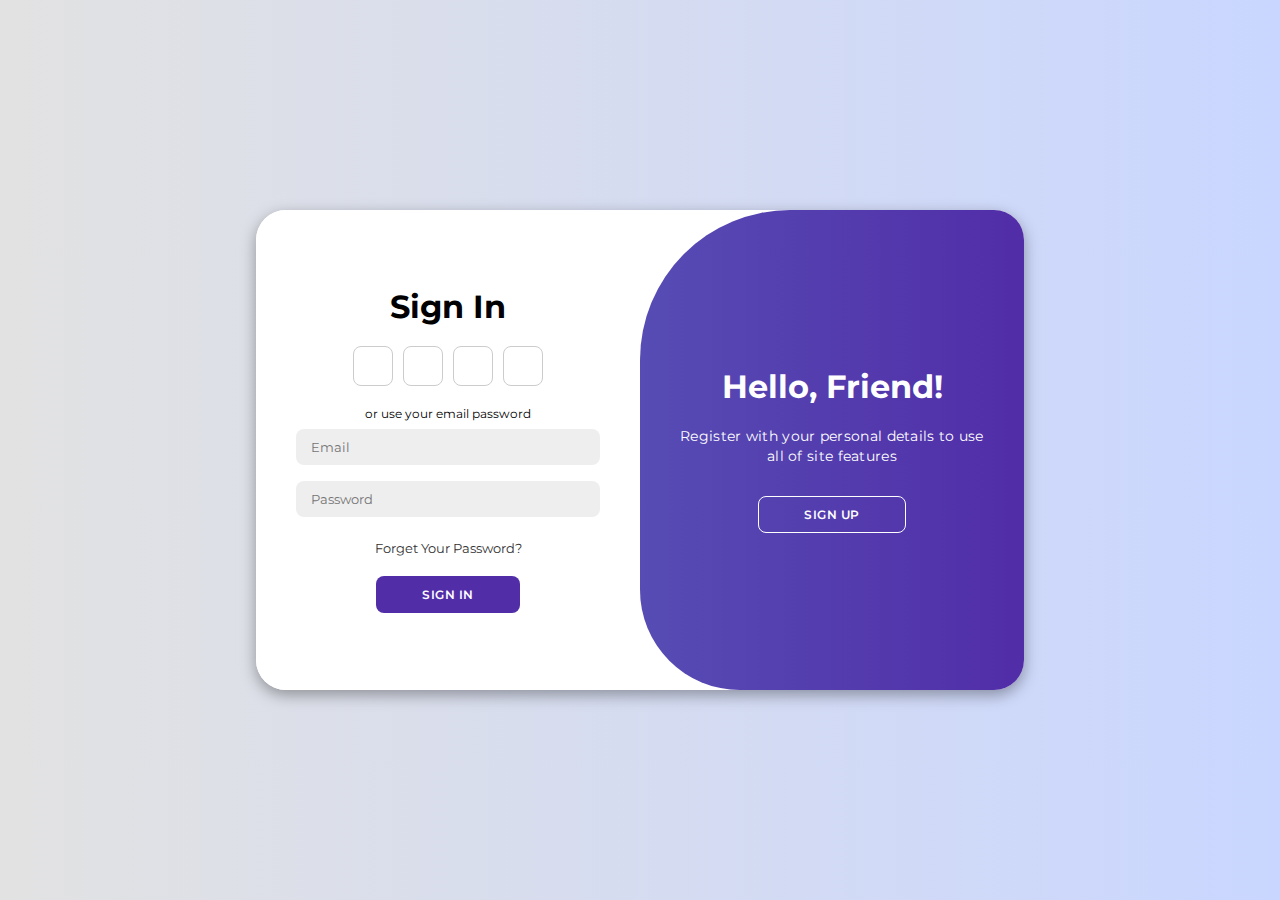
<file: login.html>
<!DOCTYPE html>
<html lang="en">
<head>
    <meta charset="UTF-8">
    <meta name="viewport" content="width=device-width, initial-scale=1.0">
    <title>Document</title>
    <link rel="stylesheet" href="login.css">
</head>
<body>
    <div class="container" id="container">
        <div class="form-container sign-up">
            <form>
                <h1>Create Account</h1>
                <div class="social-icons">
                    <a href="#" class="logo"><i class="fa-brands fa-google-plus-g"></i></a>
                    <a href="#" class="icon"><i class="fa-brands fa-facebook-f"></i></a>
                    <a href="#" class="icon"><i class="fa-brands fa-github"></i></a>
                    <a href="#" class="icon"><i class="fa-brands fa-linkedin-in"></i></a>
                </div>
                <span>or use your email for registeration</span>
                <input type="text" placeholder="Name">
                <input type="email" placeholder="Email">
                <input type="password" placeholder="Password">
                <button>Sign Up</button>
            </form>
        </div>
        <div class="form-container sign-in">
            <form>
                <h1>Sign In</h1>
                <div class="social-icons">
                    <a href="#" class="icon"><i class="fa-brands fa-google-plus-g"></i></a>
                    <a href="#" class="icon"><i class="fa-brands fa-facebook-f"></i></a>
                    <a href="#" class="icon"><i class="fa-brands fa-github"></i></a>
                    <a href="#" class="icon"><i class="fa-brands fa-linkedin-in"></i></a>
                </div>
                <span>or use your email password</span>
                <input type="email" placeholder="Email">
                <input type="password" placeholder="Password">
                <a href="#">Forget Your Password?</a>
                <button>Sign In</button>
            </form>
        </div>
        <div class="toggle-container">
            <div class="toggle">
                <div class="toggle-panel toggle-left">
                    <h1>Welcome Back!</h1>
                    <p>Enter your personal details to use all of site features</p>
                    <button class="hidden" id="login">Sign In</button>
                </div>
                <div class="toggle-panel toggle-right">
                    <h1>Hello, Friend!</h1>
                    <p>Register with your personal details to use all of site features</p>
                    <button class="hidden" id="register">Sign Up</button>
                </div>
            </div>
        </div>
    </div>
    <script src="script.js"></script>
</body>
</html>
</file>
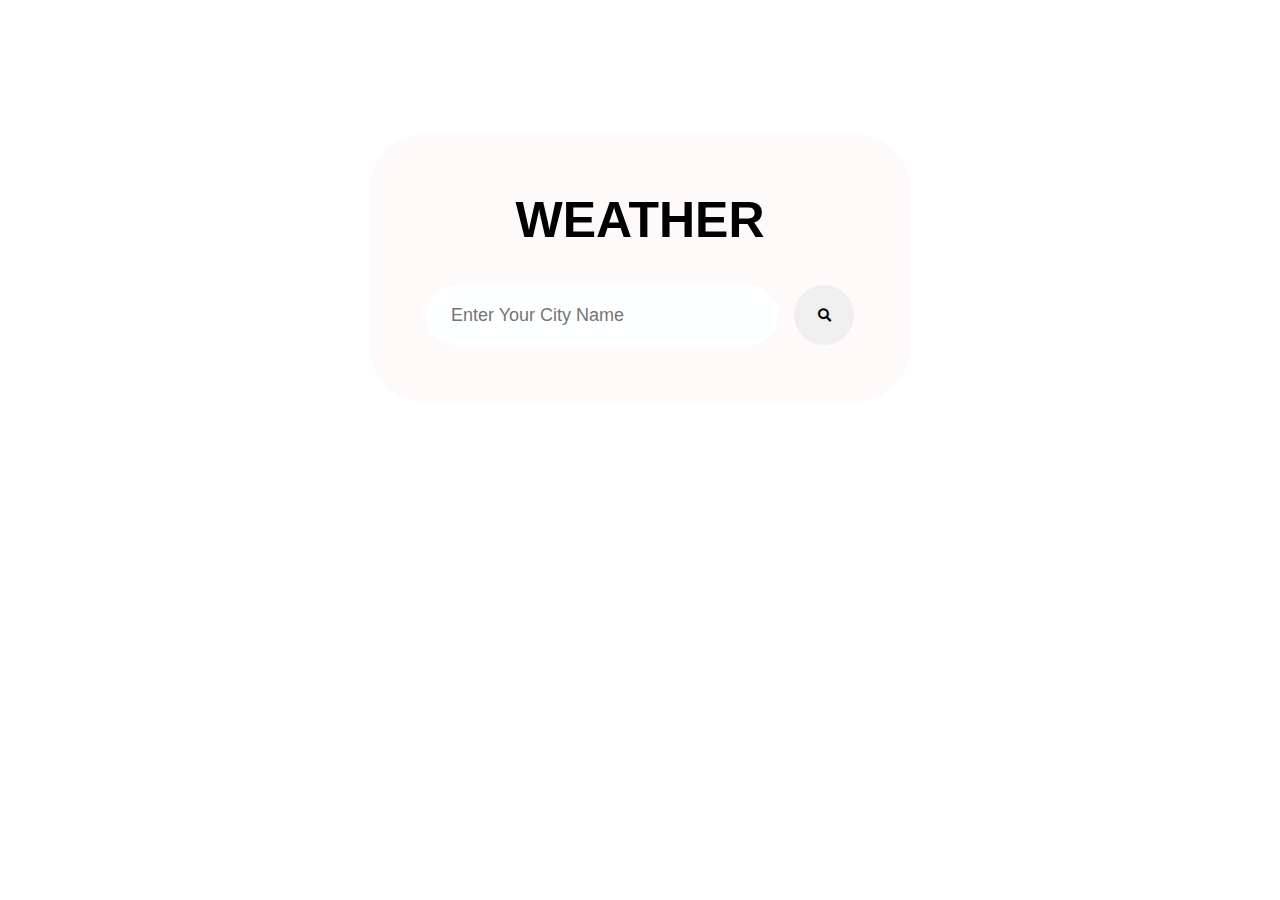
<file: Weather.html>
<!DOCTYPE html>
<html lang="en">
<head>
    <meta charset="UTF-8">
    <meta name="viewport" content="width=device-width, initial-scale=1.0">
    <link rel="stylesheet" href="https://cdnjs.cloudflare.com/ajax/libs/font-awesome/5.15.4/css/all.min.css">
    <link rel="stylesheet" href="https://cdnjs.cloudflare.com/ajax/libs/font-awesome/6.0.0-beta3/css/all.min.css" integrity="sha384-BaZ2BeRWEN5o8pDjqfnJy2XJGp2rNJC6Q2L1knpGGoiqnjWEG8y7IjU0ZDp5ATFw" crossorigin="anonymous">
    <link rel="stylesheet" href="https://cdnjs.cloudflare.com/ajax/libs/font-awesome/6.0.0-beta3/css/all.min.css" integrity="sha384-iKc9FHFtJpkwyo2huULR2je/qvcMGXzysFWWRAod8b84hQhERBheUyL9T15izRk3" crossorigin="anonymous">
    <link rel="stylesheet" href="https://cdnjs.cloudflare.com/ajax/libs/font-awesome/5.15.4/css/all.min.css">
    <title>weather website</title>
    <link rel="stylesheet" href="weather.css">
</head>
<body>
    <div class="card">
        <h1>WEATHER</h1>
        <br>
        <br>
        <div class="search">
            <input type="text" placeholder="Enter Your City Name" spellcheck="false">
            <button> <i class="fas fa-search"></i>
            </button>
        </div>
        <div class="error">
            <p>Invalid city name</p>
        </div>
        <div class="weather">
            &nbsp &nbsp &nbsp &nbsp &nbsp &nbsp &nbsp &nbsp &nbsp &nbsp &nbsp &nbsp &nbsp &nbsp &nbsp &nbsp &nbsp &nbsp &nbsp &nbsp &nbsp &nbsp &nbsp &nbsp
            <i id="icon" class="fas fa-sun weather-icon"></i> 
            <h1 class="temp">22c</h1>
            <h2 class="city">New York</h2>
            <div class="details">
                <div class="col">
                    <i class="fas fa-tint humidity-icon"></i>&nbsp &nbsp &nbsp
                    <div>
                        <p class="humidity">50%</p>
                        <p>Humidity</p>
                    </div>
                </div>
                <div class="col">
                    <i class="fas fa-wind"></i>&nbsp &nbsp &nbsp 
                    <div>
                        <p class="wind">15km/h</p>
                        <p>Wind speed</p>
                    </div>
                </div>
            </div> 
        </div>
    </div>
    <script src="weather.js">
</script>    
</body>
</html>
</file>
<file: login.css>
@import url('https://fonts.googleapis.com/css2?family=Montserrat:wght@300;400;500;600;700&display=swap');

*{
    margin: 0;
    padding: 0;
    box-sizing: border-box;
    font-family: 'Montserrat', sans-serif;
}

body{
    background-color: #c9d6ff;
    background: linear-gradient(to right, #e2e2e2, #c9d6ff);
    display: flex;
    align-items: center;
    justify-content: center;
    flex-direction: column;
    height: 100vh;
}

.container{
    background-color: #fff;
    border-radius: 30px;
    box-shadow: 0 5px 15px rgba(0, 0, 0, 0.35);
    position: relative;
    overflow: hidden;
    width: 768px;
    max-width: 100%;
    min-height: 480px;
}

.container p{
    font-size: 14px;
    line-height: 20px;
    letter-spacing: 0.3px;
    margin: 20px 0;
}

.container span{
    font-size: 12px;
}

.container a{
    color: #333;
    font-size: 13px;
    text-decoration: none;
    margin: 15px 0 10px;
}

.container button{
    background-color: #512da8;
    color: #fff;
    font-size: 12px;
    padding: 10px 45px;
    border: 1px solid transparent;
    border-radius: 8px;
    font-weight: 600;
    letter-spacing: 0.5px;
    text-transform: uppercase;
    margin-top: 10px;
    cursor: pointer;
}

.container button.hidden{
    background-color: transparent;
    border-color: #fff;
}

.container form{
    background-color: #fff;
    display: flex;
    align-items: center;
    justify-content: center;
    flex-direction: column;
    padding: 0 40px;
    height: 100%;
}

.container input{
    background-color: #eee;
    border: none;
    margin: 8px 0;
    padding: 10px 15px;
    font-size: 13px;
    border-radius: 8px;
    width: 100%;
    outline: none;
}

.form-container{
    position: absolute;
    top: 0;
    height: 100%;
    transition: all 0.6s ease-in-out;
}

.sign-in{
    left: 0;
    width: 50%;
    z-index: 2;
}

.container.active .sign-in{
    transform: translateX(100%);
}

.sign-up{
    left: 0;
    width: 50%;
    opacity: 0;
    z-index: 1;
}

.container.active .sign-up{
    transform: translateX(100%);
    opacity: 1;
    z-index: 5;
    animation: move 0.6s;
}

@keyframes move{
    0%, 49.99%{
        opacity: 0;
        z-index: 1;
    }
    50%, 100%{
        opacity: 1;
        z-index: 5;
    }
}

.social-icons{
    margin: 20px 0;
}

.social-icons a{
    border: 1px solid #ccc;
    border-radius: 20%;
    display: inline-flex;
    justify-content: center;
    align-items: center;
    margin: 0 3px;
    width: 40px;
    height: 40px;
}

.toggle-container{
    position: absolute;
    top: 0;
    left: 50%;
    width: 50%;
    height: 100%;
    overflow: hidden;
    transition: all 0.6s ease-in-out;
    border-radius: 150px 0 0 100px;
    z-index: 1000;
}

.container.active .toggle-container{
    transform: translateX(-100%);
    border-radius: 0 150px 100px 0;
}

.toggle{
    background-color: #512da8;
    height: 100%;
    background: linear-gradient(to right, #5c6bc0, #512da8);
    color: #fff;
    position: relative;
    left: -100%;
    height: 100%;
    width: 200%;
    transform: translateX(0);
    transition: all 0.6s ease-in-out;
}

.container.active .toggle{
    transform: translateX(50%);
}

.toggle-panel{
    position: absolute;
    width: 50%;
    height: 100%;
    display: flex;
    align-items: center;
    justify-content: center;
    flex-direction: column;
    padding: 0 30px;
    text-align: center;
    top: 0;
    transform: translateX(0);
    transition: all 0.6s ease-in-out;
}

.toggle-left{
    transform: translateX(-200%);
}

.container.active .toggle-left{
    transform: translateX(0);
}

.toggle-right{
    right: 0;
    transform: translateX(0);
}

.container.active .toggle-right{
    transform: translateX(200%);
}
</file>
<file: weather.css>
*{
    margin:0;
    padding: 0;
    font-family: 'Protest Riot', sans-serif;
    box-sizing: border-box;
}
h1{
    font-size: 50px;
}
body{
    font-family: monospace;
    background-size: cover;
    color: aqua;
    display: flex;
    align-items: center;
    justify-content: center;
}
.card{
    width: 540px;
    margin-top: 15vh;
    background: linear-gradient(140deg,#fb3030,#6001ae);
    color: #000;
    border-radius: 3rem;
    padding: 3.5rem;
    text-align: center;
    border-radius: 52px;
    background: #fffafa;

}

.search{
    width: 100%;
    display: flex;
    align-items: center;
    justify-content: space-between;
}
.search input{
    border: 0;
    outline: 0;
    font-size: larger;
    background: #feffff;
    color: rgb(0, 0, 0);
    padding: 10px 25px;
    height: 60px;
    border-radius: 30px;
    flex: 1;
    margin-right: 16px;
    font-size: 18px;
}
.search button{
    border: 0;
    outline: 0;
    /* background:; */
    border-radius: 50%;
    width: 60px;
    height: 60px;
    cursor: pointer;
}
.search button img{
    width: 55px;
}
.weather-icon{
    width:160px;
    margin-top: 30px;
}
.weather h1{
    font-size: 80px;
    font-weight: 400;
    margin-top: -10px;
}
.details{
    display: flex;
    align-items: center;
    justify-content: space-between;
    padding: 0 20px;
    margin-top: 50px;
}
.col{
    display: flex;
    align-items: center;
    text-align: left;
}
.col img{
    width: 40px;
    margin-right: 10px;
}
.humidity,  .wind{
    font-size: 28px;
    margin-top: -6px;
}
.weather{
    display: none;
}
.error{
    text-align: left;
    margin-left: 10px;
    font-size: 14px;
    margin-top: 10px;
    display: none;
}
@media  only screen  and (max-width:435px) {
    card{
        width: 540px;
        margin-top: 15vh;
        background: linear-gradient(140deg,#fb3030,#6001ae);
        color: #000;
        border-radius: 3rem;
        padding: 1.5rem;
        text-align: center;
        border-radius: 52px;
        background: #e0e0e0;
        box-shadow:  34px 34px 43px #bebebe,
                     -34px -34px 43px #ffffff;
    }
}
</file>
